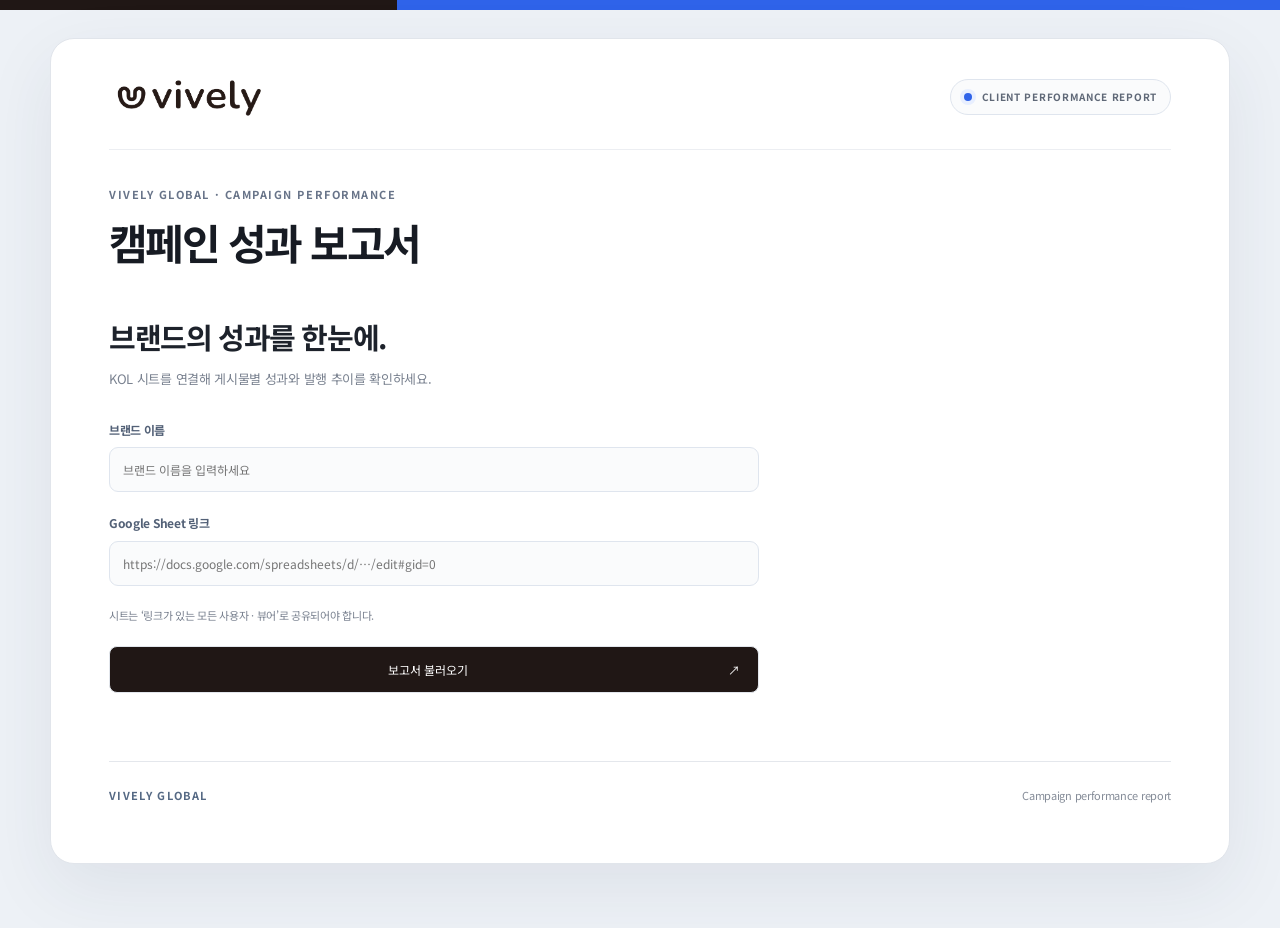
<file: index.html>
<!doctype html>
<html lang="ko">
<head>
<meta charset="utf-8"><meta name="viewport" content="width=device-width,initial-scale=1">
<title>VIVELY · 캠페인 성과 보고서</title>
<link rel="preconnect" href="https://fonts.googleapis.com"><link href="https://fonts.googleapis.com/css2?family=Noto+Sans+KR:wght@400;500;700&display=swap" rel="stylesheet">
<link rel="stylesheet" href="styles.css">
<script src="reel-insights.js" defer></script>
<script src="reel-reviews.js" defer></script>
<script src="report.js" defer></script>
</head>
<body>
<a class="skip" href="#main">본문으로 이동</a><div class="cover"></div>
<div class="page">
<header><a class="logo" href="./" aria-label="Vively 홈"><img src="assets/vively-logo.png" alt="Vively" width="166" height="54"></a><span class="client-chip">CLIENT PERFORMANCE REPORT</span></header>
<p class="eyebrow">VIVELY GLOBAL · CAMPAIGN PERFORMANCE</p>
<h1 id="reportTitle">캠페인 성과 보고서</h1>
<section id="setup">
<h2>브랜드의 성과를 한눈에.</h2><p class="sub">KOL 시트를 연결해 게시물별 성과와 발행 추이를 확인하세요.</p>
<form id="connectForm">
<label>브랜드 이름<input id="brandInput" required maxlength="100" placeholder="브랜드 이름을 입력하세요" autocomplete="organization"></label>
<label>Google Sheet 링크<input id="sheetInput" required type="url" placeholder="https://docs.google.com/spreadsheets/d/…/edit#gid=0"></label>
<p class="note">시트는 ‘링크가 있는 모든 사용자 · 뷰어’로 공유되어야 합니다.</p>
<button class="primary" type="submit">보고서 불러오기 <span>↗</span></button>
</form>
</section>
<div id="status" role="status" aria-live="polite" hidden></div>
<main id="main" hidden>
<dl class="props"><div><dt>브랜드</dt><dd id="brandMeta"></dd></div><div><dt>게시 기간</dt><dd id="periodMeta"></dd></div></dl>
<div class="actions"><button id="refresh">새로고침 ↻</button><button id="copyLink">링크 복사</button><button id="export">CSV 내보내기 ↓</button></div>
<nav class="tabs" role="tablist" aria-label="보고서 섹션"><button id="tab-overview" role="tab" aria-controls="overview" aria-selected="true" data-tab="overview">성과 요약</button><button id="tab-insights" role="tab" aria-controls="insights" aria-selected="false" data-tab="insights" tabindex="-1">핵심 내용</button><button id="tab-timeline" role="tab" aria-controls="timeline" aria-selected="false" data-tab="timeline" tabindex="-1">성과 추이</button><button id="tab-posts" role="tab" aria-controls="posts" aria-selected="false" data-tab="posts" tabindex="-1">전체 게시물</button></nav>
<section class="panel" id="overview" role="tabpanel" aria-labelledby="tab-overview"><p class="eyebrow">01 / OVERVIEW</p><h2>캠페인 성과 요약</h2><p class="sub">게시물의 누적 성과를 주요 지표로 확인합니다.</p><div class="kpis" id="kpis"></div><p id="erMethod" class="note">평균 반응률은 유효한 post_er 값의 산술 평균입니다. 누락된 수치는 합계 및 평균에서 제외됩니다.</p><div class="section-head"><div><h3>조회수 TOP 3</h3><p class="sub">조회수를 기준으로 가장 높은 성과를 기록한 게시물</p></div><button data-open="posts">전체 게시물 보기 ↗</button></div><div class="top-posts" id="topPosts"></div></section>
<section class="panel" id="insights" role="tabpanel" aria-labelledby="tab-insights" hidden><p class="eyebrow">02 / CONTENT INSIGHTS</p><h2>핵심 내용</h2><p class="sub">게시물별 캡션·해시태그와 확인된 콘텐츠를 바탕으로 성과를 해석합니다.</p><div class="insights-callout"><strong>관찰과 해석을 구분합니다.</strong><p>캡션과 해시태그는 Instagram 공개 메타데이터에서 확인한 발췌 정보이며, 일부 내용은 잘릴 수 있습니다. 성과 요인은 관찰에 기반한 가설이며, 조회수만으로 바이럴의 원인을 확정할 수 없습니다.</p></div><div id="insightCoverage" class="note"></div><div id="campaignFindings"></div><div id="insightPosts"></div></section>
<section class="panel" id="timeline" role="tabpanel" aria-labelledby="tab-timeline" hidden><p class="eyebrow">03 / TIMELINE</p><h2>날짜별 성과 추이</h2><p class="sub">게시일별 게시물의 현재 누적 성과입니다. 일별 증감 수치를 의미하지 않습니다.</p><div class="chart-card"><div class="chart-head"><h3 id="chartTitle">조회수</h3><label class="sr-only" for="metric">차트 지표</label><select id="metric"><option value="views">조회수</option><option value="likes">좋아요</option><option value="post_er">평균 반응률</option><option value="posts">게시물 수</option></select></div><div id="chart"></div></div><p class="note" id="dateNote"></p></section>
<section class="panel" id="posts" role="tabpanel" aria-labelledby="tab-posts" hidden><p class="eyebrow">04 / POST PERFORMANCE</p><h2>전체 게시물 성과</h2><p class="sub">열 제목을 눌러 정렬하고, 링크를 통해 원본 게시물을 확인하세요.</p><div class="table-tools"><span id="count" class="tag"></span><label class="sr-only" for="search">게시물 URL 검색</label><input id="search" type="search" placeholder="게시물 URL 검색…"></div><div class="table-wrap" role="region" aria-label="게시물 성과 표" tabindex="0"><table><thead><tr id="tableHead"></tr></thead><tbody id="tableBody"></tbody></table></div></section>
</main>
<footer><strong>VIVELY GLOBAL</strong><span>Campaign performance report</span></footer>
</div>
</body></html>
</file>
<file: styles.css>
:root{--bg:#edf1f6;--fg:#211b1a;--mut:#6e747f;--line:#e2e6ec;--blue:#2f63e9;--brand:#201715}*{box-sizing:border-box}body{margin:0;background:var(--bg);color:var(--fg);font:14px/1.78 'Noto Sans KR',sans-serif;letter-spacing:-.022em;font-variant-numeric:tabular-nums}button,input,select{font:inherit}button,a,input,select{touch-action:manipulation}button{cursor:pointer;border:1px solid var(--line);border-radius:8px;background:#fff;color:#536177;padding:8px 13px;font-size:12px}button:hover{background:#edf3ff;color:#2456c7}a{color:#2456c7;text-decoration:none;border-bottom:1px solid #bfd0f7}a:hover{text-decoration:underline}:focus-visible{outline:3px solid #76a1ff;outline-offset:3px}[hidden]{display:none!important}.cover{height:10px;background:linear-gradient(90deg,var(--brand) 0 31%,var(--blue) 31% 100%)}.page{max-width:1180px;margin:28px auto 64px;padding:0 58px 38px;border:1px solid #e1e5eb;border-radius:24px;background:#fff;min-height:calc(100vh - 74px);box-shadow:0 24px 70px #25324a14}header{display:flex;align-items:center;justify-content:space-between;gap:20px;padding:30px 0 25px;border-bottom:1px solid #eceef2}.logo{font:bold 48px/1.1 Arial,sans-serif;letter-spacing:-4px;color:var(--brand);border:0}.logo span{font-size:13px;vertical-align:top;letter-spacing:0;margin-left:5px}.client-chip{display:flex;align-items:center;gap:10px;padding:8px 13px;border:1px solid #dfe5ee;border-radius:999px;background:#fafbfc;color:#5f6877;font-size:10px;font-weight:700;letter-spacing:.07em}.client-chip:before{content:'';width:8px;height:8px;border-radius:50%;background:var(--blue);box-shadow:0 0 0 4px #e8efff}.eyebrow{margin:35px 0 10px;color:#687489;font-size:11px;font-weight:700;letter-spacing:.14em}h1{font-size:42px;line-height:1.3;letter-spacing:-.06em;margin:0 0 30px;color:#171b23;overflow-wrap:anywhere}h2{font-size:29px;line-height:1.48;letter-spacing:-.048em;margin:0 0 10px;color:#1d222b}h3{font-size:18px;margin:0 0 8px;color:#292e37}p{margin:0 0 13px}.sub{font-size:13px;color:#7a8290;margin-bottom:28px}.note{font-size:11px;color:#7a8290;margin:12px 0 0}.props{display:grid;grid-template-columns:repeat(3,minmax(0,1fr));gap:10px;margin:0 0 20px}.props>div{padding:14px 16px;border:1px solid #e5e8ed;border-radius:12px;background:#fafbfc;min-width:0}.props dt{color:#7a8290;font-size:10px;font-weight:700;margin-bottom:5px}.props dd{margin:0;font-size:13px;color:#343b47;overflow-wrap:anywhere}.actions{display:flex;justify-content:flex-end;gap:7px;flex-wrap:wrap;margin:0 0 20px}.tabs{display:flex;position:sticky;top:10px;z-index:8;gap:4px;padding:6px;border:1px solid #e0e5ed;border-radius:14px;background:#f7f9fcf5;box-shadow:0 7px 22px #25324a12;backdrop-filter:blur(16px)}.tabs button{flex:1;border:0;background:transparent;font-size:13px;padding:10px 11px;color:#687386}.tabs button[aria-selected=true]{background:var(--brand);color:#fff;box-shadow:0 4px 12px #20171522}.panel{padding:36px 0 8px;min-height:440px}.panel>.eyebrow{margin-top:0}.kpis{display:grid;grid-template-columns:repeat(3,minmax(0,1fr));gap:12px}.kpi{min-height:122px;padding:20px 21px;border:1px solid #e1e6ed;border-radius:14px;box-shadow:0 5px 18px #26334d08}.kpi.highlight{border-color:#cad9ff;background:linear-gradient(145deg,#f3f7ff,#eaf1ff)}.kpi b{display:block;font-size:31px;color:#1f2632;line-height:1.25;letter-spacing:-.055em;overflow-wrap:anywhere}.kpi.highlight b{color:var(--blue)}.kpi span{display:block;color:#708097;font-size:12px;margin-top:8px}.section-head{display:flex;justify-content:space-between;align-items:center;gap:15px;margin:36px 0 16px}.section-head .sub{margin:0}.top-posts{display:grid;grid-template-columns:repeat(3,minmax(0,1fr));gap:12px}.post-card{padding:20px;border:1px solid var(--line);border-radius:14px}.tag{display:inline-block;padding:2px 8px;border-radius:6px;background:#eaf1ff;color:#2857bd;font-size:11px}.post-link{display:block;margin:16px 0 8px;font-weight:700;white-space:nowrap;overflow:hidden;text-overflow:ellipsis}.post-card time{font-size:11px;color:var(--mut)}.post-card strong{display:block;font-size:28px;color:#285ee8;line-height:1.4;margin-top:17px}.post-card small{color:var(--mut);font-size:11px}.mini-metrics{border-top:1px solid var(--line);padding-top:12px;margin-top:14px;display:grid;grid-template-columns:1fr 1fr;gap:9px;font-size:11px;color:#6e747f}.mini-metrics b{display:block;color:#34415a;font-size:13px}.chart-card{border:1px solid var(--line);border-radius:14px;padding:24px}.chart-head{display:flex;align-items:center;justify-content:space-between;gap:16px;margin-bottom:22px}select{border:1px solid var(--line);border-radius:8px;background:#f7f9fc;padding:7px 12px;color:#536177;font-size:12px}.chart-scroll{overflow-x:auto}svg{display:block;width:100%;min-width:580px;height:auto}.chart-grid{stroke:#e5ebf4;stroke-width:1}.chart-label{fill:#7a8290;font:11px sans-serif}.table-tools{display:flex;justify-content:space-between;align-items:center;gap:16px;margin-bottom:16px}input{width:100%;padding:11px 13px;border:1px solid #dfe5ee;border-radius:9px;background:#fafbfc;color:#343b47;min-width:0}.table-tools input{max-width:280px;font-size:12px}.table-wrap{overflow:auto;border:1px solid #dfe4eb;border-radius:14px;max-height:650px}table{border-collapse:collapse;width:100%;font-size:12px;white-space:nowrap}th{position:sticky;top:0;background:#f4f6f9;text-align:right;padding:0;border-bottom:1px solid var(--line)}th:first-child,td:first-child{text-align:left}th button{width:100%;border:0;border-radius:0;background:transparent;text-align:inherit;padding:13px 15px;color:#667184}td{padding:12px 15px;border-bottom:1px solid #edf1f6;text-align:right}td:first-child a{display:block;width:190px;overflow:hidden;text-overflow:ellipsis}tbody tr:nth-child(even){background:#fafbfc}tbody tr:hover{background:#f4f7fd}.empty{padding:35px 20px;text-align:center;color:#7a8290;font-size:13px}.primary{background:var(--brand);color:white;padding:12px 18px}.primary span{float:right}#setup{max-width:650px;padding:15px 0 20px}form{display:grid;gap:20px}form label{font-size:12px;font-weight:700;color:#536177}form input{display:block;margin-top:7px;font-weight:400}form .note{margin:0}#status{padding:20px 24px;background:#f3f7ff;border:1px solid #dce5f7;border-radius:14px;margin-bottom:24px}#status.error{background:#fff9eb;border-color:#eee2c6}footer{margin-top:48px;padding-top:24px;border-top:1px solid #e4e7ec;display:flex;justify-content:space-between;gap:16px;color:#858c98;font-size:11px}footer strong{letter-spacing:.12em;color:#556984}.skip,.sr-only{position:absolute;left:-10000px}.skip:focus{left:16px;top:16px;background:white;padding:12px;z-index:20}@media(max-width:1000px){.page{margin:18px;padding:0 34px 30px}h1{font-size:36px}.kpi b{font-size:28px}}@media(max-width:760px){.cover{height:7px}.page{margin:0;border:0;border-radius:0;padding:0 20px 26px;box-shadow:none}header{padding:25px 0 21px}.logo{font-size:38px}.client-chip{font-size:8px;padding:7px 10px}h1{font-size:30px}.props{grid-template-columns:1fr}.kpis{grid-template-columns:repeat(2,minmax(0,1fr))}.kpi{padding:17px;min-height:110px}.kpi b{font-size:26px}.top-posts{grid-template-columns:1fr}.section-head{align-items:flex-start;flex-direction:column}h2{font-size:24px}.tabs{top:8px}.tabs button{font-size:12px}.chart-card{padding:16px}.table-tools{align-items:flex-start;flex-direction:column}.table-tools input{max-width:none}.actions{justify-content:flex-start}.panel{padding-top:28px}footer{font-size:10px}.chart-head h3{font-size:16px}}@media(prefers-reduced-motion:no-preference){.panel{animation:reveal .2s ease-out}@keyframes reveal{from{opacity:.6;transform:translateY(4px)}to{opacity:1;transform:none}}}@media print{body{background:white}.page{margin:0;max-width:none;padding:0;border:0;box-shadow:none}.cover,.tabs,.actions,.table-tools,select,.skip{display:none}.panel[hidden]{display:block!important}.panel{break-inside:avoid}.table-wrap{max-height:none;overflow:visible}th{position:static}.chart-scroll{overflow:visible}svg{min-width:0}.kpis{grid-template-columns:repeat(3,1fr)}a{color:inherit}.top-posts{grid-template-columns:repeat(3,1fr)}}
.logo{display:block;flex:none;line-height:0;letter-spacing:0}.logo img{display:block;width:166px;height:auto;max-height:62px;object-fit:contain}.insights-callout{padding:20px 24px;background:#f3f7ff;border:1px solid #dce5f7;border-radius:14px;color:#536177}.insights-callout strong{color:#173b85;font-size:16px}.insights-callout p{font-size:12px;margin:8px 0 0}.insight-card{border:1px solid var(--line);border-radius:14px;padding:24px;margin-top:18px}.insight-card-head{display:flex;align-items:center;justify-content:space-between;gap:12px}.review-state{font-size:11px;color:#7a8290}.insight-url{margin:15px 0;overflow-wrap:anywhere;font-size:13px}.insight-metrics{display:flex;flex-wrap:wrap;gap:18px;font-size:12px;color:#708097}.insight-metrics b{color:#2857bd;margin-left:5px}.insight-block{margin-top:22px}.insight-card h4{font-size:13px;margin:0 0 8px;color:#34415a}.insight-block p,.hypotheses li{font-size:13px;color:#536177;white-space:pre-line}.pending-review{padding:16px;background:#fafbfc;border-radius:8px;color:#7a8290;font-size:12px;margin:20px 0 0}.insight-card details{margin-top:18px;border:1px solid var(--line);border-radius:9px;padding:12px 15px;font-size:12px}.insight-card summary{cursor:pointer;color:#536177}.caption-text{white-space:pre-wrap;margin:14px 0 0;color:#536177}.hashtags{display:flex;flex-wrap:wrap;gap:6px;margin-top:14px}.hypotheses{margin-top:18px;border-left:3px solid #a4bcf1;padding:4px 0 4px 16px}.hypotheses ul{margin:0;padding-left:18px}.insight-card .note{font-size:11px;white-space:normal}@media(max-width:760px){.logo img{width:126px}.tabs button{padding:10px 5px;font-size:11px}.insight-card{padding:17px}.insight-card-head{align-items:flex-start;flex-direction:column}.insights-callout{padding:17px}}@media print{.insight-card{break-inside:avoid}.insight-card details:not([open]) .caption-text{display:block}}

.campaign-findings{display:grid;gap:12px;grid-template-columns:repeat(3,minmax(0,1fr));margin-bottom:30px}.campaign-findings article{border:1px solid #dce5f7;border-radius:14px;background:#f7f9ff;padding:20px}.campaign-findings h4{font-size:15px;color:#173b85;line-height:1.6;margin:14px 0 10px}.campaign-findings p{font-size:12px;color:#536177;line-height:1.9}.finding-sources{display:flex;gap:8px;flex-wrap:wrap;font-size:10px;margin-top:16px}@media(max-width:760px){.campaign-findings{grid-template-columns:1fr}}

.props{grid-template-columns:repeat(2,minmax(0,1fr))}@media(max-width:760px){.props{grid-template-columns:1fr}}
</file>
